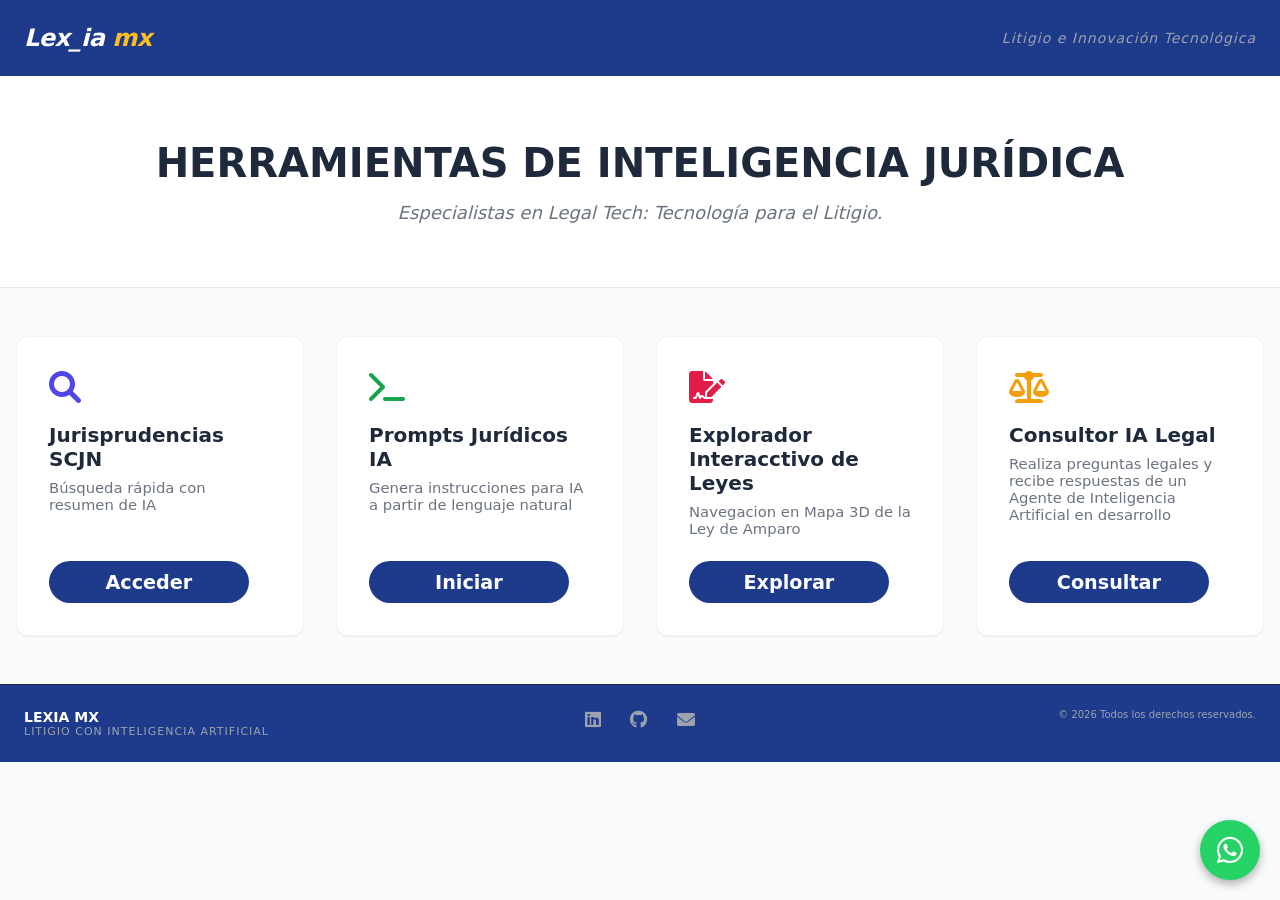
<file: templates/index.html>
<!DOCTYPE html>
<html lang="es">
<head>
    <meta charset="UTF-8">
    <meta name="viewport" content="width=device-width, initial-scale=1.0">
    <title>LEXIA MX | Inteligencia Jurídica</title>
    <link rel="stylesheet" href="https://cdnjs.cloudflare.com/ajax/libs/font-awesome/6.0.0/css/all.min.css">
    <style>
        /* ============================================
           LEXIA MX - ESTILOS OPTIMIZADOS
           Sin dependencias externas (Tailwind eliminado)
           Colores: Azul #1e3a8a / Dorado #fbbf24
        ============================================ */
        
        * {
            margin: 0;
            padding: 0;
            box-sizing: border-box;
        }
        
        body {
            font-family: 'Segoe UI', system-ui, -apple-system, sans-serif;
            background: #f8fafc;
        }
        
        /* Navegación */
        .navbar {
            background: #1e3a8a;
            color: white;
            padding: 1.5rem;
            box-shadow: 0 4px 6px rgba(0,0,0,0.1);
        }
        
        .nav-container {
            max-width: 1280px;
            margin: 0 auto;
            display: flex;
            justify-content: space-between;
            align-items: center;
        }
        
        .logo {
            font-size: 1.5rem;
            font-weight: bold;
            font-style: italic;
            letter-spacing: -0.5px;
        }
        
        .logo span {
            color: #fbbf24;
        }
        
        .nav-subtitle {
            font-size: 0.875rem;
            font-style: italic;
            color: #9ca3af;
            letter-spacing: 1px;
            text-align: right;
        }
        
        /* Header Hero */
        .hero {
            background: white;
            border-bottom: 1px solid #e5e7eb;
            padding: 4rem 1rem;
            text-align: center;
        }
        
        .hero-title {
            font-size: 2.5rem;
            font-weight: 800;
          
            color: #1e293b;
            margin-bottom: 1rem;
        }
        
        .hero-subtitle {
            font-size: 1.125rem;
            color: #6b7280;
            max-width: 768px;
            font-style: italic;
            margin: 0 auto;
        }
        
        /* Grid de tarjetas */
        .cards-section {
            padding: 3rem 1rem;
            max-width: 1280px;
            margin: 0 auto;
        }
        
        .cards-grid {
            display: grid;
            grid-template-columns: 1fr;
            gap: 2rem;
        }
        
        @media (min-width: 768px) {
            .cards-grid {
                grid-template-columns: repeat(2, 1fr);
            }
        }
        
        @media (min-width: 1024px) {
            .cards-grid {
                grid-template-columns: repeat(4, 1fr);
            }
        }
        
        /* Tarjeta */
        .card {
            background: white;
            padding: 2rem;
            border-radius: 0.75rem;
            box-shadow: 0 1px 2px rgba(0,0,0,0.05);
            border: 1px solid #f1f5f9;
            transition: all 0.3s ease;
            display: flex;
            flex-direction: column;
            justify-content: space-between;
        }
        
        .card:hover {
            box-shadow: 0 10px 25px -5px rgba(0,0,0,0.1);
            transform: translateY(-4px);
        }
        
        .card-icon {
            font-size: 2rem;
            margin-bottom: 1rem;
        }
        
        .card-icon-1 { color: #4f46e5; }
        .card-icon-2 { color: #16a34a; }
        .card-icon-3 { color: #e11d48; }
        .card-icon-4 { color: #f59e0b; }
        
        .card-title {
            font-size: 1.25rem;
            font-weight: bold;
            color: #1e293b;
            margin-bottom: 0.5rem;
        }
        
        .card-text {
            font-size: 0.925rem;
            color: #6b7280;
            margin-bottom: 1.5rem;
        }
        
        .btn {
            display: inline-block;
            background: #1e3a8a;
            color: white;
            text-decoration: none;
            padding: 0.6rem 2.3rem;
            border-radius: 9999px;
            font-weight: 600;
            font-size: 1.2rem;
            text-align: center;
            transition: background 0.2s;
            border: none;
            cursor: pointer;
            width: 90%;
        }
        
        .btn:hover {
            background: #1e40af;
        }
        
        /* Footer */
        .footer {
            background: #1e3a8a;
            color: #9ca3af;
            padding: 1.5rem;
            border-top: 1px solid #1e293b;
        }
        
        .footer-container {
            max-width: 1280px;
            margin: 0 auto;
            display: grid;
            grid-template-columns: 1fr;
            gap: 1.5rem;
            text-align: center;
        }
        
        @media (min-width: 768px) {
            .footer-container {
                grid-template-columns: repeat(3, 1fr);
                text-align: left;
            }
            .footer-social {
                text-align: center;
            }
            .footer-right {
                text-align: right;
            }
        }
        
        .footer-title {
            color: white;
            font-weight: bold;
            font-size: 0.875rem;
        }
        
        .footer-sub {
            font-size: 0.6875rem;
            text-transform: uppercase;
            letter-spacing: 1px;
        }
        
        .footer-social a {
            color: #9ca3af;
            margin: 0 0.75rem;
            font-size: 1.125rem;
            transition: color 0.2s;
            text-decoration: none;
        }
        
        .footer-social a:hover {
            color: #60a5fa;
        }
        
        .footer-right-text {
            font-size: 0.625rem;
        }
        
        /* Botón WhatsApp flotante */
        .whatsapp-float {
            position: fixed;
            bottom: 20px;
            right: 20px;
            background: #25D366;
            color: white;
            width: 60px;
            height: 60px;
            border-radius: 50%;
            display: flex;
            align-items: center;
            justify-content: center;
            font-size: 30px;
            box-shadow: 0 4px 10px rgba(0,0,0,0.3);
            transition: all 0.3s;
            z-index: 1000;
            text-decoration: none;
        }
        
        .whatsapp-float:hover {
            background: #128C7E;
            transform: scale(1.1);
        }
        
        /* Utilidades */
        .text-center { text-align: center; }
        .hidden { display: none; }
    </style>
</head>
<body>

    <!-- ============================================
         NAVEGACIÓN
    ============================================ -->
    <nav class="navbar">
        <div class="nav-container">
            <h1 class="logo">Lex_ia <span>mx</span></h1>
            <p class="nav-subtitle">Litigio e Innovación Tecnológica</p>
        </div>
    </nav>

    <!-- ============================================
         HEADER HERO
    ============================================ -->
    <header class="hero">
        <h2 class="hero-title">HERRAMIENTAS DE INTELIGENCIA JURÍDICA</h2>
        <p class="hero-subtitle">Especialistas en Legal Tech: Tecnología para el Litigio.</p>
    </header>

    <!-- ============================================
         TARJETAS
    ============================================ -->
    <section class="cards-section">
        <div class="cards-grid">
            
            <!-- Tarjeta 1: Jurisprudencias SCJN -->
            <div class="card">
                <div>
                    <div class="card-icon card-icon-1"><i class="fas fa-magnifying-glass"></i></div>
                    <h3 class="card-title">Jurisprudencias SCJN</h3>
                    <p class="card-text">Búsqueda rápida con resumen de IA</p>
                </div>
                <a href="/jurisprudencias" class="btn">Acceder</a>
            </div>

            <!-- Tarjeta 2: Prompts Jurídicos IA -->
            <div class="card">
                <div>
                    <div class="card-icon card-icon-2"><i class="fas fa-terminal"></i></div>
                    <h3 class="card-title">Prompts Jurídicos IA</h3>
                    <p class="card-text">Genera instrucciones para IA a partir de lenguaje natural</p>
                </div>
                <a href="/prompts" class="btn">Iniciar</a>
            </div>

            <!-- Tarjeta 3: Mapa Conceptual 3D - VERSIÓN PRUEBA -->
            <div class="card">
                <div>
                    <div class="card-icon card-icon-3"><i class="fas fa-file-signature"></i></div>
                    <h3 class="card-title">Explorador Interacctivo de Leyes</h3>
                    <p class="card-text">Navegacion en Mapa 3D de la Ley de Amparo</p>
                </div>
                 <a href="/analizador_2" class="btn">Explorar</a>
            </div>

            <!-- Tarjeta 4: Consultor IA Legal -->
            <div class="card">
                <div>
                    <div class="card-icon card-icon-4"><i class="fas fa-scale-balanced"></i></div>
                    <h3 class="card-title">Consultor IA Legal</h3>
                    <p class="card-text">Realiza preguntas legales y recibe respuestas de un Agente de Inteligencia Artificial en desarrollo</p>
                </div>
                <a href="/experimental" class="btn">Consultar</a>
            </div>

        </div>
    </section>

    <!-- ============================================
         FOOTER
    ============================================ -->
    <footer class="footer">
        <div class="footer-container">
            <div>
                <h4 class="footer-title">LEXIA MX</h4>
                <p class="footer-sub">Litigio con Inteligencia Artificial</p>
            </div>
            <div class="footer-social">
                <a href="#"><i class="fab fa-linkedin"></i></a>
                <a href="#"><i class="fab fa-github"></i></a>
                <a href="#"><i class="fas fa-envelope"></i></a>
            </div>
            <div class="footer-right">
                <p class="footer-right-text">© 2026 Todos los derechos reservados.</p>
            </div>
        </div>
    </footer>

    <!-- ============================================
         BOTÓN WHATSAPP FLOTANTE
    ============================================ -->
    <a href="https://wa.me/525644977300?text=Me%20interesa%20Lex_ia%20mx" class="whatsapp-float" target="_blank" rel="noopener noreferrer">
        <i class="fab fa-whatsapp"></i>
    </a>

    <!-- Contador invisible (solo consola F12) -->
    <script>
        (async function() {
            try {
                const respuesta = await fetch('https://api.counterapi.dev/v1/lexia-mx/visitas/up');
                const datos = await respuesta.json();
                console.log('📊 LEXIA MX - Estadísticas:');
                console.log('   🖥️ Visitas totales:', datos.count);
                console.log('   🌐 URL:', window.location.href);
                console.log('   📱 Dispositivo:', /Mobile/i.test(navigator.userAgent) ? 'Móvil' : 'Escritorio');
                console.log('   🕒 Fecha:', new Date().toLocaleString());
            } catch(e) {
                console.log('⚠️ Error al cargar contador:', e);
            }
        })();
    </script>

</body>
</html>
</file>
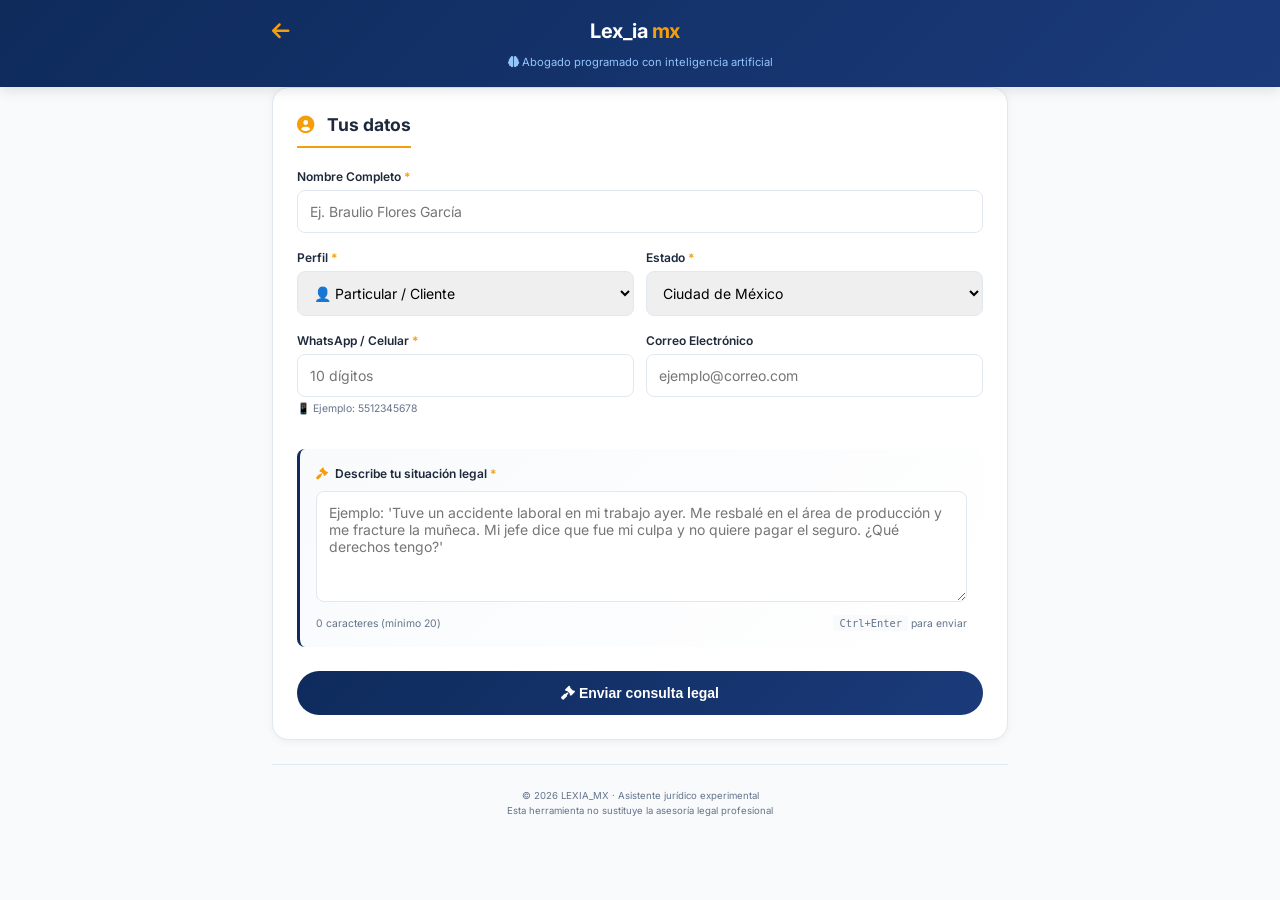
<file: templates/experimental.html>
<!DOCTYPE html>
<html lang="es">
<head>
    <meta charset="UTF-8">
    <meta name="viewport" content="width=device-width, initial-scale=1.0, user-scalable=yes">
    <title>LEXIA_MX | Abogado IA - Consultor Legal</title>
    
    <!-- Font Awesome -->
    <link rel="stylesheet" href="https://cdnjs.cloudflare.com/ajax/libs/font-awesome/6.0.0/css/all.min.css">
    
    <!-- Google Fonts -->
    <link href="https://fonts.googleapis.com/css2?family=Inter:opsz,wght@14..32,400;14..32,500;14..32,600;14..32,700&display=swap" rel="stylesheet">
    
    <!-- CSS -->
    <link rel="stylesheet" href="/static/css/experimental.css">
</head>
<body>

    <!-- HEADER -->
    <div class="header">
        <div class="container">
            <div class="header-row">
                <a href="/" class="btn-back">
                    <i class="fas fa-arrow-left"></i>
                </a>
                <h1 class="title">
                    <span class="title-white">Lex_ia </span><span class="title-gold">mx</span>
                </h1>
                <div class="spacer"></div>
            </div>
            <p class="subtitle">
                <i class="fas fa-brain"></i> Abogado programado con inteligencia artificial
            </p>
        </div>
    </div>

    <main class="container">
        
        <!-- FORMULARIO -->
        <div id="formularioContainer" class="form-card">
            <h2 class="form-title">
                <i class="fas fa-user-circle"></i> Tus datos
            </h2>
            
            <!-- Mensaje de límite -->
            <div id="limiteMensaje" class="alert-limit hidden">
                <i class="fas fa-clock"></i>
                <div>
                    <p class="font-medium" id="limiteTitulo">Nuestro abogado está trabajando</p>
                    <p class="text-sm" id="limiteTexto">Espera unos minutos antes de realizar otra consulta</p>
                </div>
            </div>
            
            <!-- Campos del formulario -->
            <div class="form-group" id="grupoNombre">
                <label>Nombre Completo <span class="required">*</span></label>
                <input type="text" id="nombre" placeholder="Ej. Braulio Flores García" autocomplete="name">
                <div class="field-error" id="errorNombre"></div>
            </div>
            
            <div class="form-row">
                <div class="form-group" id="grupoPerfil">
                    <label>Perfil <span class="required">*</span></label>
                    <select id="perfil">
                        <option value="particular">👤 Particular / Cliente</option>
                        <option value="abogado">⚖️ Abogado litigante</option>
                        <option value="estudiante">📚 Estudiante de derecho</option>
                    </select>
                    <div class="field-error" id="errorPerfil"></div>
                </div>
                <div class="form-group" id="grupoEstado">
                    <label>Estado <span class="required">*</span></label>
                    <select id="estado">
                        <option value="Aguascalientes">Aguascalientes</option>
                        <option value="Baja California">Baja California</option>
                        <option value="Baja California Sur">Baja California Sur</option>
                        <option value="Campeche">Campeche</option>
                        <option value="Chiapas">Chiapas</option>
                        <option value="Chihuahua">Chihuahua</option>
                        <option value="Ciudad de México" selected>Ciudad de México</option>
                        <option value="Coahuila">Coahuila</option>
                        <option value="Colima">Colima</option>
                        <option value="Durango">Durango</option>
                        <option value="Estado de México">Estado de México</option>
                        <option value="Guanajuato">Guanajuato</option>
                        <option value="Guerrero">Guerrero</option>
                        <option value="Hidalgo">Hidalgo</option>
                        <option value="Jalisco">Jalisco</option>
                        <option value="Michoacán">Michoacán</option>
                        <option value="Morelos">Morelos</option>
                        <option value="Nayarit">Nayarit</option>
                        <option value="Nuevo León">Nuevo León</option>
                        <option value="Oaxaca">Oaxaca</option>
                        <option value="Puebla">Puebla</option>
                        <option value="Querétaro">Querétaro</option>
                        <option value="Quintana Roo">Quintana Roo</option>
                        <option value="San Luis Potosí">San Luis Potosí</option>
                        <option value="Sinaloa">Sinaloa</option>
                        <option value="Sonora">Sonora</option>
                        <option value="Tabasco">Tabasco</option>
                        <option value="Tamaulipas">Tamaulipas</option>
                        <option value="Tlaxcala">Tlaxcala</option>
                        <option value="Veracruz">Veracruz</option>
                        <option value="Yucatán">Yucatán</option>
                        <option value="Zacatecas">Zacatecas</option>
                    </select>
                    <div class="field-error" id="errorEstado"></div>
                </div>
            </div>
            
            <div class="form-row">
                <div class="form-group" id="grupoTelefono">
                    <label>WhatsApp / Celular <span class="required">*</span></label>
                    <input type="tel" id="telefono" maxlength="10" placeholder="10 dígitos" autocomplete="tel">
                    <small class="field-hint">📱 Ejemplo: 5512345678</small>
                    <div class="field-error" id="errorTelefono"></div>
                </div>
                <div class="form-group">
                    <label>Correo Electrónico</label>
                    <input type="email" id="correo" placeholder="ejemplo@correo.com" autocomplete="email">
                    <div class="field-error" id="errorCorreo"></div>
                </div>
            </div>
            
            <!-- Área de consulta -->
            <div class="consulta-area" id="grupoConsulta">
                <label>
                    <i class="fas fa-gavel"></i> Describe tu situación legal <span class="required">*</span>
                </label>
                <textarea id="consulta" rows="5" 
                    placeholder="Ejemplo: 'Tuve un accidente laboral en mi trabajo ayer. Me resbalé en el área de producción y me fracture la muñeca. Mi jefe dice que fue mi culpa y no quiere pagar el seguro. ¿Qué derechos tengo?'"></textarea>
                
                <!-- Barra de progreso -->
                <div class="progress-container hidden" id="progressContainer">
                    <div class="progress-bar" id="progressBar"></div>
                </div>
                
                <div class="char-counter">
                    <span id="charCount">0 caracteres (mínimo 20)</span>
                    <span><kbd>Ctrl+Enter</kbd> para enviar</span>
                </div>
                <div class="field-error" id="errorConsulta"></div>
            </div>
            
            <button id="btnEnviar" class="btn-enviar">
                <i class="fas fa-gavel"></i> Enviar consulta legal
            </button>
        </div>

        <!-- SPINNER MEJORADO -->
        <div id="spinnerContainer" class="spinner-container hidden">
            <div class="spinner-wrapper">
                <div class="spinner"></div>
                
                <!-- Barra de progreso destacada -->
                <div class="progress-bar-container">
                    <div class="progress-bar-fill" id="progressBarFill"></div>
                </div>
                <div class="progress-percent" id="progressPercent">0%</div>
            </div>
            
            <div class="spinner-content">
                <p class="spinner-step" id="spinnerStep">
                    <i class="fas fa-search"></i> Analizando tu caso...
                </p>
                <p class="spinner-substep" id="spinnerSubStep">
                    Procesando información
                </p>
            </div>
        </div>

        <!-- RESPUESTA (fondo azul claro) -->
        <div id="respuestaContainer" class="respuesta-card hidden">
            <div class="respuesta-header">
                <h3>
                    <i class="fas fa-robot"></i> Respuesta del Abogado IA
                </h3>
                <a href="/" class="btn-regresar">
                    <i class="fas fa-home"></i> Ir al inicio
                </a>
            </div>
            <div id="respuestaTexto" class="respuesta-texto"></div>
        </div>

        <!-- FEEDBACK -->
        <div id="feedbackContainer" class="feedback-card hidden">
            <p class="feedback-pregunta">¿Te fue útil esta orientación?</p>
            <div class="feedback-botones">
                <button id="feedbackSi" class="feedback-btn feedback-si">
                    <i class="fas fa-thumbs-up"></i> Sí, me ayudó
                </button>
                <button id="feedbackNo" class="feedback-btn feedback-no">
                    <i class="fas fa-thumbs-down"></i> No, me confundió
                </button>
            </div>
            <div id="feedbackTextoContainer" class="feedback-texto-container hidden">
                <textarea id="feedbackTexto" rows="2" placeholder="¿Qué podríamos mejorar?"></textarea>
                <button id="btnEnviarFeedback" class="btn-feedback">Enviar comentario</button>
            </div>
            <div id="feedbackGracias" class="feedback-gracias hidden">
                <i class="fas fa-check-circle"></i> ¡Gracias por tu ayuda!
            </div>
        </div>

        <!-- ERROR -->
        <div id="errorContainer" class="error-card hidden">
            <i class="fas fa-exclamation-triangle"></i>
            <span id="errorTexto"></span>
        </div>

        <!-- FOOTER -->
        <div class="footer">
            <p>© 2026 LEXIA_MX · Asistente jurídico experimental</p>
            <p>Esta herramienta no sustituye la asesoría legal profesional</p>
        </div>
    </main>

    <script src="/static/js/experimental.js?v=7.0"></script>
</body>
</html>
</file>
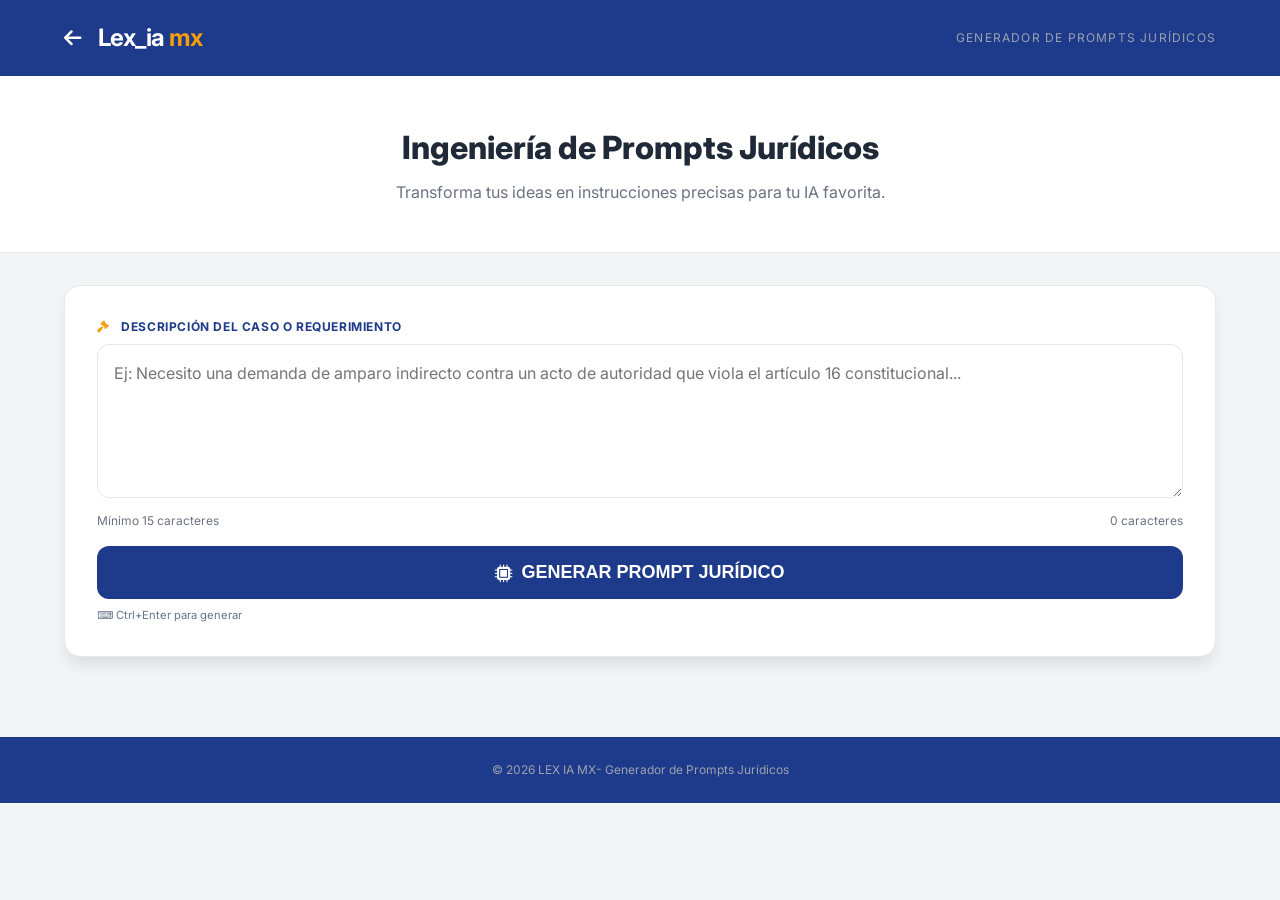
<file: templates/prompts.html>
<!DOCTYPE html>
<html lang="es">
<head>
    <meta charset="UTF-8">
    <meta name="viewport" content="width=device-width, initial-scale=1.0">
    <title>LEX IA | Generador de Prompts Jurídicos</title>
    
    <!-- Font Awesome (iconos) -->
    <link rel="stylesheet" href="https://cdnjs.cloudflare.com/ajax/libs/font-awesome/6.0.0/css/all.min.css">
    
    <!-- Google Fonts -->
    <link href="https://fonts.googleapis.com/css2?family=Inter:opsz,wght@14..32,400;14..32,500;14..32,600;14..32,700;14..32,800&display=swap" rel="stylesheet">
    
    <!-- CSS modular -->
    <link rel="stylesheet" href="/static/css/prompts.css">
</head>
<body>

    <!-- ========== NAVBAR ========== -->
    <nav class="navbar">
        <div class="container">
            <div class="nav-brand">
                <a href="/">
                    <i class="fas fa-arrow-left"></i>
                </a>
                <h1>Lex_ia <span>mx</span></h1>
            </div>
            <p class="nav-subtitle">Generador de Prompts Jurídicos</p>
        </div>
    </nav>

    <!-- ========== HEADER ========== -->
    <header class="page-header">
        <div class="container">
            <h2>Ingeniería de Prompts Jurídicos</h2>
            <p>Transforma tus ideas en instrucciones precisas para tu IA favorita.</p>
        </div>
    </header>

    <!-- ========== MAIN ========== -->
    <main class="container" style="padding-top: 2rem; padding-bottom: 2rem;">
        
        <!-- ÁREA DE ENTRADA -->
        <div class="card">
            <div class="card-content">
                <label class="label">
                    <i class="fas fa-gavel"></i> Descripción del Caso o Requerimiento
                </label>
                <textarea id="consulta" rows="5" 
                    placeholder="Ej: Necesito una demanda de amparo indirecto contra un acto de autoridad que viola el artículo 16 constitucional..."></textarea>
                
                <!-- Barra de progreso -->
                <div class="progress-container" id="progressContainer">
                    <div class="progress-bar" id="progressBar"></div>
                </div>
                
                <div class="char-counter">
                    <span>Mínimo 15 caracteres</span>
                    <span id="charCount">0 caracteres</span>
                </div>

                <button id="btnGenerar" class="btn btn-primary" style="margin-top: 1rem;">
                    <i class="fas fa-microchip"></i>
                    <span>GENERAR PROMPT JURÍDICO</span>
                </button>
            </div>
        </div>

        <!-- LOADING -->
        <div id="loading" class="loading hidden">
            <div>
                <i class="fas fa-circle-notch fa-spin"></i>
                <p style="margin-top: 0.5rem; font-weight: bold;">Procesando con IA Legal...</p>
            </div>
        </div>

        <!-- RESULTADO -->
        <div id="resultado" class="result-card card hidden">
            <div class="card-content">
                <h3 style="font-size: 1.25rem; font-weight: 800; color: var(--primary-dark); margin-bottom: 1rem;">
                    <i class="fas fa-file-alt" style="color: var(--accent); margin-right: 0.5rem;"></i> 
                    Prompt Estructurado
                </h3>
                
                <div id="promptTexto" class="prompt-display"></div>

                <div class="button-group">
                    <button id="btnCopiar" class="btn btn-secondary">
                        <i class="fas fa-copy"></i> COPIAR PROMPT
                    </button>
                </div>

                <div class="feedback-section">
                    <div class="feedback-row">
                        <input type="text" id="inputFeedback" class="feedback-input" 
                               placeholder="¿Algún comentario adicional para mejorar?">
                        <button id="btnEnviarFeedback" class="btn btn-accent btn-sm">
                            Guardar Feedback
                        </button>
                    </div>
                    <div id="msgFeedbackOk" class="feedback-success">
                        ✓ Comentario registrado correctamente
                    </div>
                </div>
            </div>
        </div>

    </main>

    <!-- ========== FOOTER ========== -->
    <footer class="footer">
        <p>© 2026 LEX IA MX- Generador de Prompts Jurídicos</p>
    </footer>

    <!-- JavaScript modular -->
    <script src="/static/js/prompts.js"></script>
</body>
</html>
</file>
<file: static/css/experimental.css>
/* ========== VARIABLES ========== */
:root {
    --primary-dark: #0f2b5c;
    --primary: #1a3a7a;
    --primary-light: #2a4a8a;
    --accent: #f59e0b;
    --accent-dark: #d97706;
    --gray-bg: #f8fafc;
    --white: #ffffff;
    --text-dark: #1e293b;
    --text-gray: #64748b;
    --border-light: #e2e8f0;
    --error: #dc2626;
    --error-bg: #fef2f2;
    --success: #059669;
    --blue-light: #eff6ff;
    --blue-border: #3b82f6;
}

* {
    margin: 0;
    padding: 0;
    box-sizing: border-box;
}

body {
    font-family: 'Inter', system-ui, -apple-system, 'Segoe UI', sans-serif;
    background-color: var(--gray-bg);
    color: var(--text-dark);
    line-height: 1.5;
    min-height: 100vh;
}

.container {
    max-width: 768px;
    margin: 0 auto;
    padding: 0 1rem;
}

/* ========== HEADER ========== */
.header {
    background: linear-gradient(135deg, var(--primary-dark), var(--primary));
    color: var(--white);
    padding: 1rem 0;
    box-shadow: 0 4px 12px rgba(0, 0, 0, 0.1);
    position: sticky;
    top: 0;
    z-index: 10;
}

.header-row {
    display: flex;
    align-items: center;
    justify-content: space-between;
}

.btn-back {
    color: var(--accent);
    font-size: 1.25rem;
    transition: color 0.2s;
}

.btn-back:hover {
    color: var(--accent-dark);
}

.title {
    font-size: 1.25rem;
    font-weight: 700;
    letter-spacing: -0.5px;
}

.title-white {
    color: var(--white);
}

.title-gold {
    color: var(--accent);
}

.spacer {
    width: 1.75rem;
}

.subtitle {
    text-align: center;
    font-size: 0.7rem;
    color: #93c5fd;
    margin-top: 0.5rem;
}

/* ========== FORMULARIO ========== */
.form-card {
    background: var(--white);
    border-radius: 1rem;
    padding: 1.5rem;
    box-shadow: 0 2px 8px rgba(0, 0, 0, 0.05);
    border: 1px solid var(--border-light);
    margin-bottom: 1.5rem;
}

.form-title {
    font-size: 1.1rem;
    font-weight: 700;
    color: var(--text-dark);
    margin-bottom: 1.25rem;
    padding-bottom: 0.5rem;
    border-bottom: 2px solid var(--accent);
    display: inline-block;
}

.form-title i {
    color: var(--accent);
    margin-right: 0.5rem;
}

.form-group {
    margin-bottom: 1rem;
}

.form-group label {
    display: block;
    font-size: 0.75rem;
    font-weight: 600;
    color: var(--text-dark);
    margin-bottom: 0.25rem;
}

.required {
    color: var(--accent);
}

.field-hint {
    display: block;
    font-size: 0.65rem;
    color: var(--text-gray);
    margin-top: 0.25rem;
}

.form-group input,
.form-group select,
.form-group textarea {
    width: 100%;
    padding: 0.75rem;
    border: 1px solid var(--border-light);
    border-radius: 0.5rem;
    font-size: 0.875rem;
    transition: all 0.2s;
    font-family: inherit;
}

.form-group input.error,
.form-group select.error,
.form-group textarea.error {
    border-color: var(--error);
    background-color: var(--error-bg);
}

.form-group input:focus,
.form-group select:focus,
.form-group textarea:focus {
    outline: none;
    border-color: var(--accent);
    box-shadow: 0 0 0 3px rgba(245, 158, 11, 0.1);
}

.field-error {
    font-size: 0.65rem;
    color: var(--error);
    margin-top: 0.25rem;
    display: none;
}

.field-error.show {
    display: block;
}

.form-row {
    display: grid;
    grid-template-columns: 1fr 1fr;
    gap: 0.75rem;
}

/* ========== CONSULTA AREA ========== */
.consulta-area {
    background: linear-gradient(135deg, var(--gray-bg), var(--white));
    border-left: 3px solid var(--primary-dark);
    border-radius: 0.5rem;
    padding: 1rem;
    margin: 1rem 0;
}

.consulta-area label {
    display: block;
    font-size: 0.75rem;
    font-weight: 600;
    color: var(--text-dark);
    margin-bottom: 0.5rem;
}

.consulta-area label i {
    color: var(--accent);
    margin-right: 0.25rem;
}

.consulta-area textarea {
    width: 100%;
    padding: 0.75rem;
    border: 1px solid var(--border-light);
    border-radius: 0.5rem;
    font-size: 0.875rem;
    resize: vertical;
    font-family: inherit;
}

.consulta-area textarea:focus {
    outline: none;
    border-color: var(--accent);
    box-shadow: 0 0 0 3px rgba(245, 158, 11, 0.1);
}

/* ========== BARRA DE PROGRESO DESTACADA ========== */
.progress-container {
    width: 100%;
    height: 4px;
    background-color: var(--border-light);
    border-radius: 2px;
    overflow: hidden;
    margin: 0.75rem 0 0.5rem 0;
}

.progress-bar {
    width: 0%;
    height: 100%;
    background: linear-gradient(90deg, var(--primary-dark), var(--accent));
    border-radius: 2px;
    transition: width 0.15s ease-out;
}

/* Spinner mejorado */
.progress-bar-container {
    width: 100%;
    height: 8px;
    background-color: var(--border-light);
    border-radius: 4px;
    overflow: hidden;
    margin: 1rem 0 0.5rem 0;
}

.progress-bar-fill {
    width: 0%;
    height: 100%;
    background: linear-gradient(90deg, var(--primary-dark), var(--accent));
    border-radius: 4px;
    transition: width 0.15s ease-out;
}

.progress-percent {
    font-size: 0.75rem;
    font-weight: 600;
    color: var(--primary-dark);
    text-align: right;
}

/* ========== CONTADOR ========== */
.char-counter {
    display: flex;
    justify-content: space-between;
    font-size: 0.65rem;
    color: var(--text-gray);
    margin-top: 0.5rem;
}

.char-counter kbd {
    background: var(--gray-bg);
    padding: 0.125rem 0.375rem;
    border-radius: 0.25rem;
    font-size: 0.65rem;
}

/* ========== BOTONES ========== */
.btn-enviar {
    width: 100%;
    background: linear-gradient(135deg, var(--primary-dark), var(--primary));
    color: var(--white);
    border: none;
    border-radius: 2rem;
    padding: 0.875rem;
    font-weight: 600;
    font-size: 0.875rem;
    cursor: pointer;
    transition: all 0.2s;
    margin-top: 0.5rem;
}

.btn-enviar:hover {
    background: linear-gradient(135deg, var(--primary), var(--primary-light));
    transform: translateY(-1px);
    box-shadow: 0 4px 12px rgba(15, 43, 92, 0.3);
}

.btn-enviar:active {
    transform: translateY(1px);
}

.btn-enviar:disabled {
    opacity: 0.6;
    cursor: not-allowed;
    transform: none;
}

.btn-regresar {
    display: inline-flex;
    align-items: center;
    gap: 0.5rem;
    background: transparent;
    border: 1px solid var(--border-light);
    padding: 0.5rem 1rem;
    border-radius: 2rem;
    font-size: 0.75rem;
    font-weight: 500;
    text-decoration: none;
    color: var(--text-dark);
    transition: all 0.2s;
}

.btn-regresar:hover {
    background: var(--gray-bg);
    border-color: var(--accent);
    text-decoration: none;
}

/* ========== SPINNER ========== */
.spinner-container {
    background: var(--white);
    border-radius: 1.5rem;
    padding: 2rem;
    margin-bottom: 1.5rem;
    border: 1px solid var(--border-light);
    box-shadow: 0 4px 12px rgba(0, 0, 0, 0.05);
}

.spinner-wrapper {
    text-align: center;
    margin-bottom: 1.5rem;
}

.spinner {
    width: 3rem;
    height: 3rem;
    border: 3px solid var(--border-light);
    border-top: 3px solid var(--accent);
    border-radius: 50%;
    animation: spin 0.8s linear infinite;
    margin: 0 auto 1rem auto;
}

@keyframes spin {
    0% { transform: rotate(0deg); }
    100% { transform: rotate(360deg); }
}

.spinner-content {
    text-align: center;
}

.spinner-step {
    font-size: 1rem;
    font-weight: 600;
    color: var(--primary-dark);
    margin: 1rem 0 0.25rem 0;
}

.spinner-step i {
    color: var(--accent);
    margin-right: 0.5rem;
}

.spinner-substep {
    font-size: 0.75rem;
    color: var(--text-gray);
    margin-bottom: 0;
}

/* ========== RESPUESTA (fondo azul claro) ========== */
.respuesta-card {
    background: var(--blue-light);
    border-radius: 1rem;
    padding: 1.25rem;
    margin-bottom: 1.5rem;
    border-left: 4px solid var(--primary-dark);
    animation: slideUp 0.4s ease-out;
}

@keyframes slideUp {
    from {
        opacity: 0;
        transform: translateY(1rem);
    }
    to {
        opacity: 1;
        transform: translateY(0);
    }
}

.respuesta-header {
    display: flex;
    justify-content: space-between;
    align-items: center;
    margin-bottom: 1rem;
    flex-wrap: wrap;
    gap: 0.5rem;
}

.respuesta-header h3 {
    font-size: 0.9rem;
    font-weight: 700;
    color: var(--primary-dark);
}

.respuesta-header h3 i {
    color: var(--accent);
    margin-right: 0.25rem;
}

.respuesta-texto {
    color: var(--text-dark);
    font-size: 0.875rem;
    line-height: 1.6;
}

/* ========== FEEDBACK (colores de paleta) ========== */
.feedback-card {
    background: var(--white);
    border-radius: 1rem;
    padding: 1.25rem;
    margin-bottom: 1.5rem;
    border: 1px solid var(--border-light);
    text-align: center;
}

.feedback-pregunta {
    font-weight: 600;
    color: var(--text-dark);
    margin-bottom: 1rem;
    font-size: 0.875rem;
}

.feedback-botones {
    display: flex;
    gap: 0.75rem;
    justify-content: center;
}

.feedback-btn {
    padding: 0.5rem 1.25rem;
    border-radius: 2rem;
    font-weight: 500;
    font-size: 0.75rem;
    cursor: pointer;
    transition: all 0.2s;
    border: none;
}

.feedback-si {
    background: var(--primary-dark);
    color: white;
}

.feedback-si:hover {
    background: var(--primary);
    transform: translateY(-1px);
}

.feedback-no {
    background: var(--accent);
    color: var(--primary-dark);
}

.feedback-no:hover {
    background: var(--accent-dark);
    transform: translateY(-1px);
}

.feedback-texto-container {
    margin-top: 1rem;
    text-align: left;
}

.feedback-texto-container textarea {
    width: 100%;
    padding: 0.75rem;
    border: 1px solid var(--border-light);
    border-radius: 0.5rem;
    font-size: 0.75rem;
    resize: vertical;
    font-family: inherit;
}

.btn-feedback {
    margin-top: 0.5rem;
    background: var(--primary-dark);
    color: white;
    border: none;
    border-radius: 2rem;
    padding: 0.5rem 1rem;
    font-weight: 500;
    font-size: 0.75rem;
    cursor: pointer;
    transition: all 0.2s;
    width: 100%;
}

.btn-feedback:hover {
    background: var(--primary);
}

.feedback-gracias {
    margin-top: 0.75rem;
    color: var(--success);
    font-size: 0.75rem;
    animation: fadeOut 2s ease-in forwards;
}

@keyframes fadeOut {
    0% { opacity: 1; }
    70% { opacity: 1; }
    100% { opacity: 0; display: none; }
}

/* ========== ALERTAS ========== */
.alert-limit {
    background: #fffbeb;
    border-left: 4px solid var(--accent);
    border-radius: 0.5rem;
    padding: 0.75rem 1rem;
    margin-bottom: 1rem;
    display: flex;
    align-items: center;
    gap: 0.75rem;
    font-size: 0.75rem;
    color: #92400e;
}

.alert-limit i {
    font-size: 1rem;
    color: var(--accent);
}

.error-card {
    background: var(--error-bg);
    border-radius: 0.5rem;
    padding: 0.75rem 1rem;
    margin-bottom: 1rem;
    display: flex;
    align-items: center;
    gap: 0.75rem;
    font-size: 0.75rem;
    color: var(--error);
}

.error-card i {
    font-size: 1rem;
}

/* ========== TOAST ========== */
.toast-validation {
    position: fixed;
    bottom: 1.5rem;
    left: 50%;
    transform: translateX(-50%);
    background: var(--primary-dark);
    color: white;
    padding: 0.75rem 1.25rem;
    border-radius: 2rem;
    font-size: 0.75rem;
    font-weight: 500;
    z-index: 1000;
    animation: slideUpToast 0.3s ease-out;
    box-shadow: 0 4px 12px rgba(0, 0, 0, 0.2);
    white-space: nowrap;
}

@keyframes slideUpToast {
    from {
        opacity: 0;
        transform: translateX(-50%) translateY(1rem);
    }
    to {
        opacity: 1;
        transform: translateX(-50%) translateY(0);
    }
}

/* ========== FOOTER ========== */
.footer {
    text-align: center;
    color: var(--text-gray);
    font-size: 0.6rem;
    padding: 1.5rem;
    border-top: 1px solid var(--border-light);
    margin-top: 1rem;
}

/* ========== UTILITIES ========== */
.hidden {
    display: none !important;
}

.font-medium {
    font-weight: 500;
}

.text-sm {
    font-size: 0.7rem;
}
</file>
<file: static/css/prompts.css>
/* ========== VARIABLES (paleta unificada) ========== */
:root {
  --primary-dark: #1e3a8a;
  --primary: #1d4ed8;
  --primary-light: #3b82f6;
  --accent: #f59e0b;
  --accent-dark: #d97706;
  --gray-bg: #f3f4f6;
  --white: #ffffff;
  --text-dark: #1f2937;
  --text-gray: #6b7280;
  --border-light: #e5e7eb;
  --slate-dark: #1e293b;
  --slate-darker: #0f172a;
}

/* ========== RESET & BASE ========== */
* {
  margin: 0;
  padding: 0;
  box-sizing: border-box;
}

body {
  font-family: 'Inter', system-ui, -apple-system, 'Segoe UI', Roboto, sans-serif;
  background-color: var(--gray-bg);
  color: var(--text-dark);
  line-height: 1.5;
}

.container {
  max-width: 1200px;
  margin: 0 auto;
  padding: 0 1.5rem;
}

/* ========== NAVBAR ========== */
.navbar {
  background-color: var(--primary-dark);
  color: var(--white);
  padding: 1.25rem 0;
  box-shadow: 0 4px 6px -1px rgba(0, 0, 0, 0.1);
}

.navbar .container {
  display: flex;
  justify-content: space-between;
  align-items: center;
  flex-wrap: wrap;
  gap: 1rem;
}

.nav-brand {
  display: flex;
  align-items: center;
  gap: 1rem;
}

.nav-brand a {
  color: var(--white);
  text-decoration: none;
  font-size: 1.25rem;
  transition: color 0.2s;
}

.nav-brand a:hover {
  color: var(--accent);
}

.nav-brand h1 {
  font-size: 1.5rem;
  font-weight: 700;
  letter-spacing: -0.025em;
}

.nav-brand span {
  color: var(--accent);
}

.nav-subtitle {
  font-size: 0.75rem;
  letter-spacing: 0.1em;
  text-transform: uppercase;
  color: #9ca3af;
}

/* ========== HEADER ========== */
.page-header {
  background-color: var(--white);
  border-bottom: 1px solid var(--border-light);
  padding: 3rem 0;
  text-align: center;
}

.page-header h2 {
  font-size: 2rem;
  font-weight: 800;
  color: var(--text-dark);
  margin-bottom: 0.5rem;
}

.page-header p {
  color: var(--text-gray);
  max-width: 42rem;
  margin: 0 auto;
}

/* ========== CARDS ========== */
.card {
  background: var(--white);
  border-radius: 1rem;
  box-shadow: 0 10px 15px -3px rgba(0, 0, 0, 0.1);
  border: 1px solid var(--border-light);
  overflow: hidden;
}

.card-content {
  padding: 2rem;
}

/* ========== FORMULARIOS ========== */
.label {
  display: block;
  font-size: 0.75rem;
  font-weight: 700;
  text-transform: uppercase;
  letter-spacing: 0.05em;
  color: var(--primary-dark);
  margin-bottom: 0.5rem;
}

.label i {
  color: var(--accent);
  margin-right: 0.5rem;
}

textarea {
  width: 100%;
  padding: 1rem;
  border: 1px solid var(--border-light);
  border-radius: 0.75rem;
  font-size: 1rem;
  line-height: 1.5;
  transition: all 0.2s;
  resize: vertical;
  font-family: inherit;
}

textarea:focus {
  outline: none;
  border-color: var(--primary);
  box-shadow: 0 0 0 3px rgba(29, 78, 216, 0.1);
}

.char-counter {
  display: flex;
  justify-content: space-between;
  font-size: 0.75rem;
  color: var(--text-gray);
  margin-top: 0.5rem;
}

.char-counter.warning {
  color: var(--accent);
}

/* ========== BARRA DE PROGRESO ========== */
.progress-container {
  width: 100%;
  height: 3px;
  background-color: var(--border-light);
  border-radius: 2px;
  overflow: hidden;
  margin: 0.75rem 0 0.5rem 0;
  display: none;
}

.progress-bar {
  width: 0%;
  height: 100%;
  background-color: #0f2b5c;
  border-radius: 2px;
  transition: width 0.2s ease-out;
}

/* ========== BOTONES ========== */
.btn {
  display: inline-flex;
  align-items: center;
  justify-content: center;
  gap: 0.5rem;
  padding: 0.75rem 1.5rem;
  font-weight: 700;
  border-radius: 0.75rem;
  transition: all 0.2s;
  cursor: pointer;
  border: none;
  font-size: 1rem;
}

.btn-primary {
  background-color: var(--primary-dark);
  color: var(--white);
  width: 100%;
  padding: 1rem;
  font-size: 1.125rem;
}

.btn-primary:hover:not(:disabled) {
  background-color: var(--primary);
  transform: scale(0.98);
}

.btn-primary:disabled {
  opacity: 0.5;
  cursor: not-allowed;
}

.btn-secondary {
  background-color: var(--white);
  color: var(--primary-dark);
  border: 2px solid var(--primary-dark);
}

.btn-secondary:hover {
  background-color: var(--gray-bg);
}

.btn-accent {
  background-color: var(--accent);
  color: var(--primary-dark);
}

.btn-accent:hover {
  background-color: var(--accent-dark);
}

.btn-sm {
  padding: 0.5rem 1rem;
  font-size: 0.875rem;
}

.button-group {
  display: flex;
  justify-content: center;
  margin-bottom: 2rem;
}

.button-group .btn {
  min-width: 200px;
}

/* ========== LOADING ========== */
.loading {
  text-align: center;
  padding: 2rem;
  animation: pulse 1.5s ease-in-out infinite;
}

.loading i {
  font-size: 2rem;
  color: var(--primary-dark);
}

@keyframes pulse {
  0%, 100% { opacity: 1; }
  50% { opacity: 0.5; }
}

/* ========== RESULTADO ========== */
.result-card {
  position: relative;
  margin-top: 2rem;
}

.result-card::before {
  content: '';
  position: absolute;
  top: 0;
  left: 0;
  width: 0.25rem;
  height: 100%;
  background-color: var(--accent);
  border-radius: 1rem 0 0 1rem;
}

.prompt-display {
  background-color: var(--gray-bg);
  padding: 1.25rem;
  border-radius: 0.75rem;
  font-family: 'Courier New', monospace;
  font-size: 0.875rem;
  line-height: 1.6;
  white-space: pre-wrap;
  word-break: break-word;
  margin: 1.5rem 0;
  border: 1px solid var(--border-light);
}

/* ========== FEEDBACK ========== */
.feedback-section {
  border-top: 1px solid var(--border-light);
  padding-top: 1.5rem;
  margin-top: 0.5rem;
}

.feedback-row {
  display: flex;
  flex-direction: column;
  gap: 0.75rem;
}

@media (min-width: 640px) {
  .feedback-row {
    flex-direction: row;
  }
  .feedback-input {
    flex: 1;
  }
}

.feedback-input {
  padding: 0.75rem;
  border: 1px solid var(--border-light);
  border-radius: 0.75rem;
  font-size: 0.875rem;
  font-family: inherit;
}

.feedback-input:focus {
  outline: none;
  border-color: var(--primary);
  box-shadow: 0 0 0 3px rgba(29, 78, 216, 0.1);
}

.feedback-success {
  display: none;
  margin-top: 0.75rem;
  font-size: 0.75rem;
  font-weight: 700;
  color: var(--accent-dark);
}

.feedback-success.show {
  display: block;
}

/* ========== TOAST (sin colores agresivos) ========== */
.toast {
  position: fixed;
  bottom: 1.5rem;
  right: 1.5rem;
  padding: 0.75rem 1.25rem;
  border-radius: 0.5rem;
  background-color: var(--slate-darker);
  color: #f1f5f9;
  font-weight: 500;
  font-size: 0.875rem;
  box-shadow: 0 10px 15px -3px rgba(0, 0, 0, 0.2);
  z-index: 1000;
  animation: slideIn 0.25s ease-out;
  border-left: 3px solid var(--accent);
  font-family: inherit;
}

@keyframes slideIn {
  from {
    transform: translateX(100%);
    opacity: 0;
  }
  to {
    transform: translateX(0);
    opacity: 1;
  }
}

/* ========== FOOTER ========== */
.footer {
  background-color: var(--primary-dark);
  color: #9ca3af;
  text-align: center;
  padding: 1.5rem;
  font-size: 0.75rem;
  margin-top: 3rem;
}

/* ========== UTILITIES ========== */
.hidden {
  display: none !important;
}
</file>
